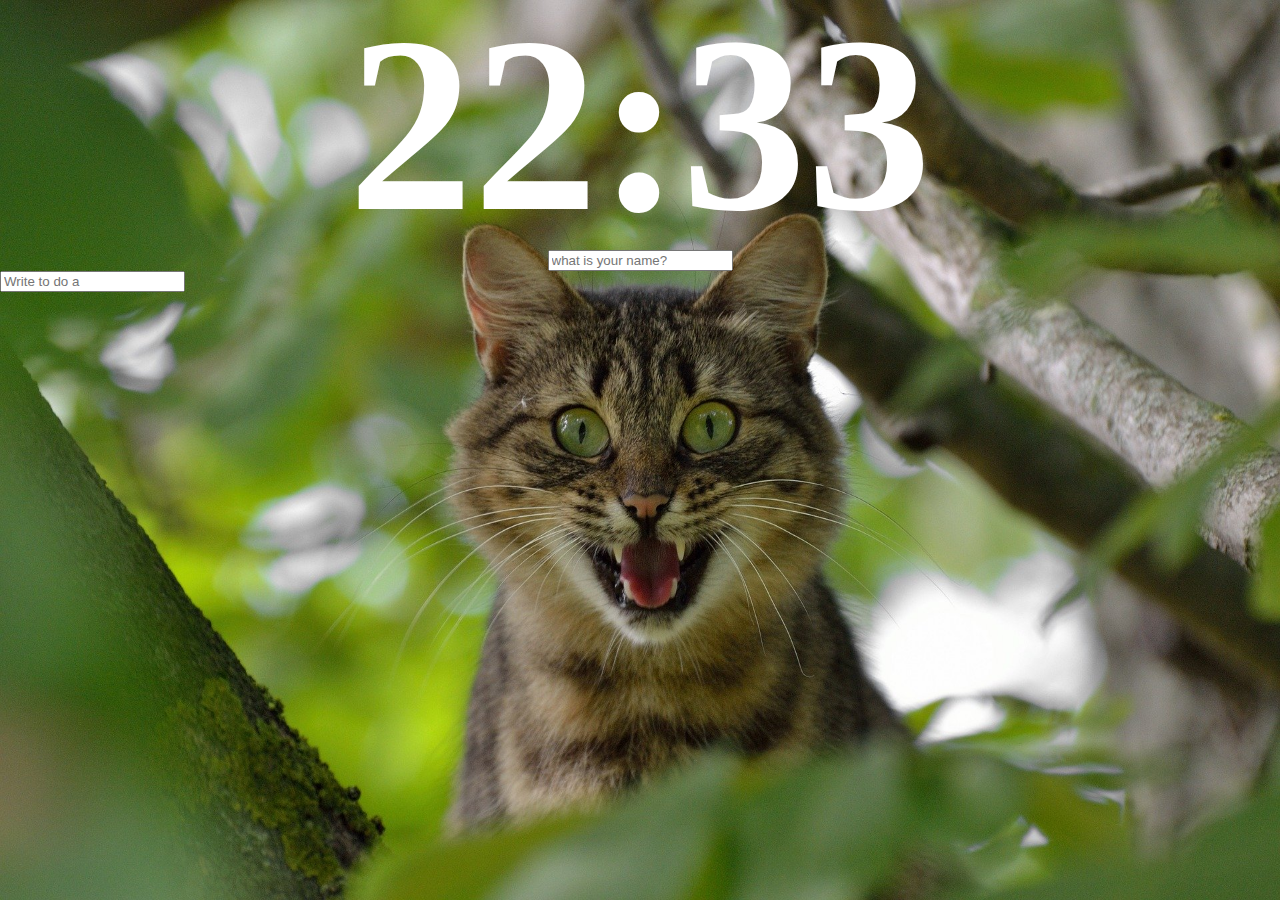
<file: index.html>
<!DOCTYPE html>
<html>
  <head>
    <title>something</title>
    <meta charset="UTF-8"/>
    <link rel="stylesheet" href="index.css" />
  </head>
  <body>
    
    <div class="js-clock">
      <!-- <h1 class="js-title"> -->
        <!-- 00:00</h1>이렇게 하는 방법 있고 
        아니면 아랫줄처럼 하는 방법 있어 -->
        <h1>00:00</h1>
    </div>
    <div>
      <form class="js-form form">
        <input type="text" placeholder="what is your name?"/>
      </form>
      <h4 class="js-greetings greetings"></h4>
    </div>
      <form class="js-toDoForm">
        <input type="text" placeholder ="Write to do a"/>
      </form>
      <ul class="js-toDoList">
      </ul>
    <span class = "js-weather"></span>
    <script src="clock.js">
    </script>
    <script src="greeting.js"></script>
    <script src="todo.js "></script>
    <script src="bgimg.js"></script>
    <script src="weather.js"></script>
    <!-- js는 마지막에 들어가야되 이유는 나중에 알려줄게. -->
  </body>
</html>
</file>
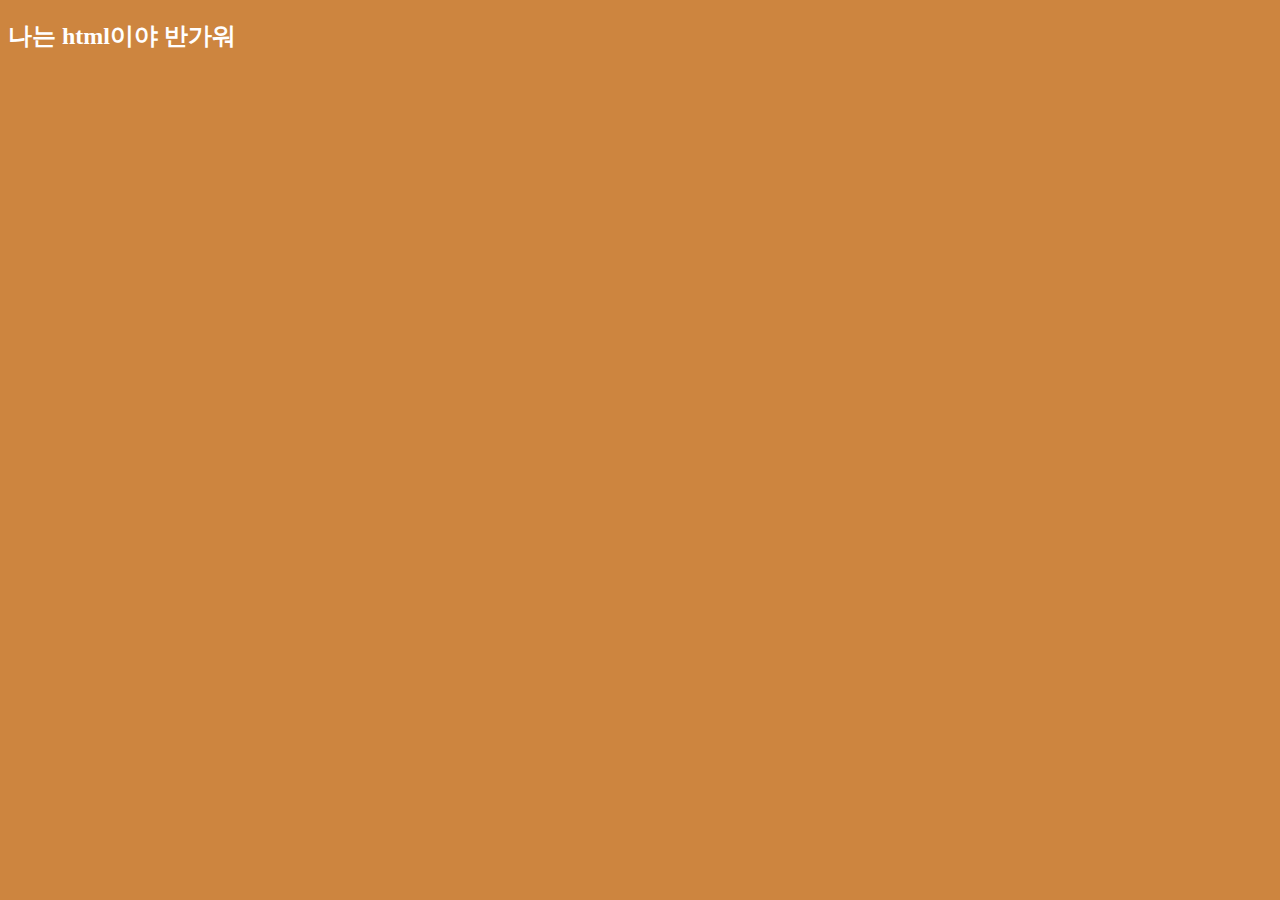
<file: theory/1.10_object/index.html>
<!DOCTYPE html>
<html>
  <head>
    <title>something</title>
    <link rel="stylesheet" href="index.css" />
  </head>
  <body>
    <h2 class="para">나는 html이야 반가워</h2>
    <script src="index.js">
      // 여기에 js 코드 넣을 수 있데
    </script>
    <!-- js는 마지막에 들어가야되 이유는 나중에 알려줄게. -->
  </body>
</html>
</file>
<file: theory/1.10_object/index.css>
body {
  background-color: peru;
}
h2 {
  color: white;
}
</file>
<file: index.css>
@import "reset.css";
html, body{
  height:100%;
}
body {
  background-color: none;
  color:#ffffff;
 
}
div{
  display: flex;
  /* align-items:center; */
  justify-content: center;
}
div h1{
  font-size:250px;
  font-weight:bold;
 /* position:absolute; */

}

div form{
  display:flex;
  justify-content:center;
  
}
div h4{
  padding-top:25px;
  font-size:50px;
}
.form,
.greetings{
  display:none;

 
}

.showing{
  display:block;
}
@keyframes fadeIn{
  from{
    opacity:0;
  }
  to{
    opacity:1;
  }
}
.bgImage{
  position:absolute;
  left:0;
  top:0;
  width:100%;
  height:100%;
  z-index:-1;
  animation:fadeIn 2s linear;
}
</file>
